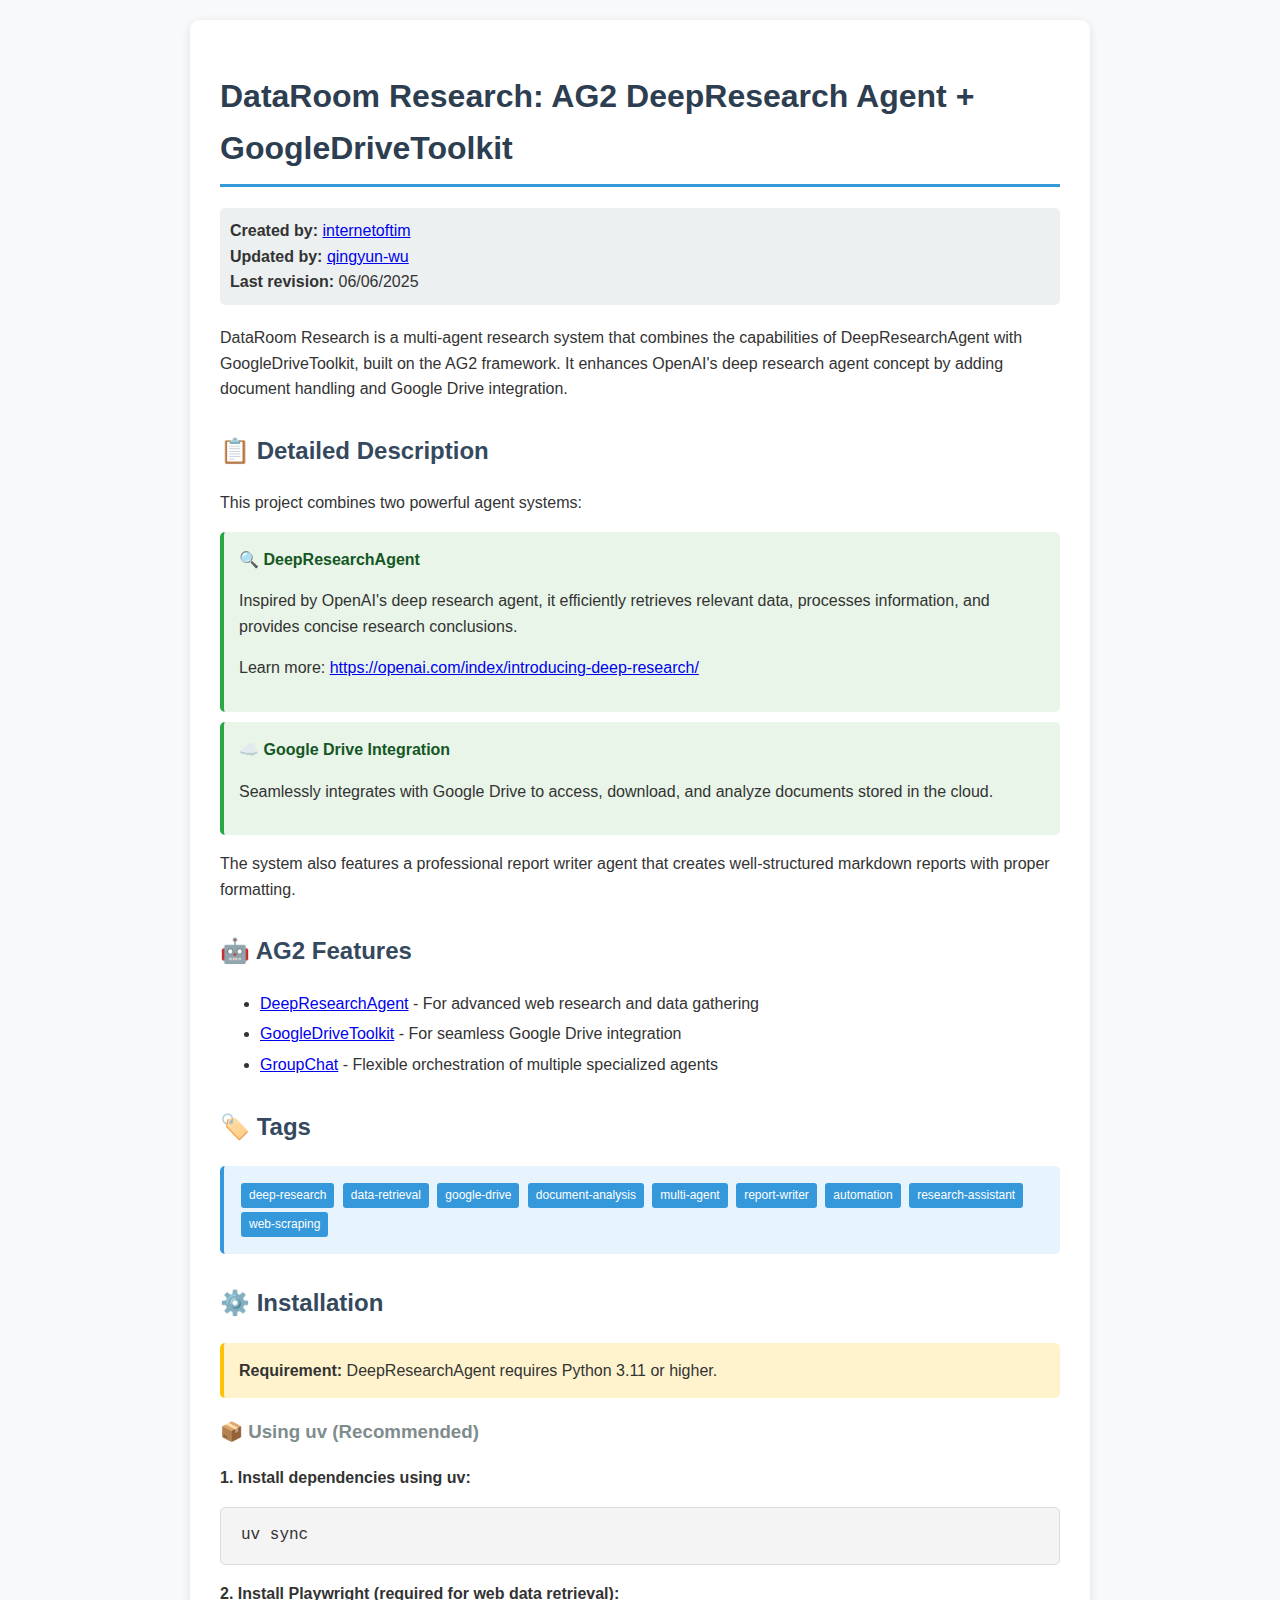
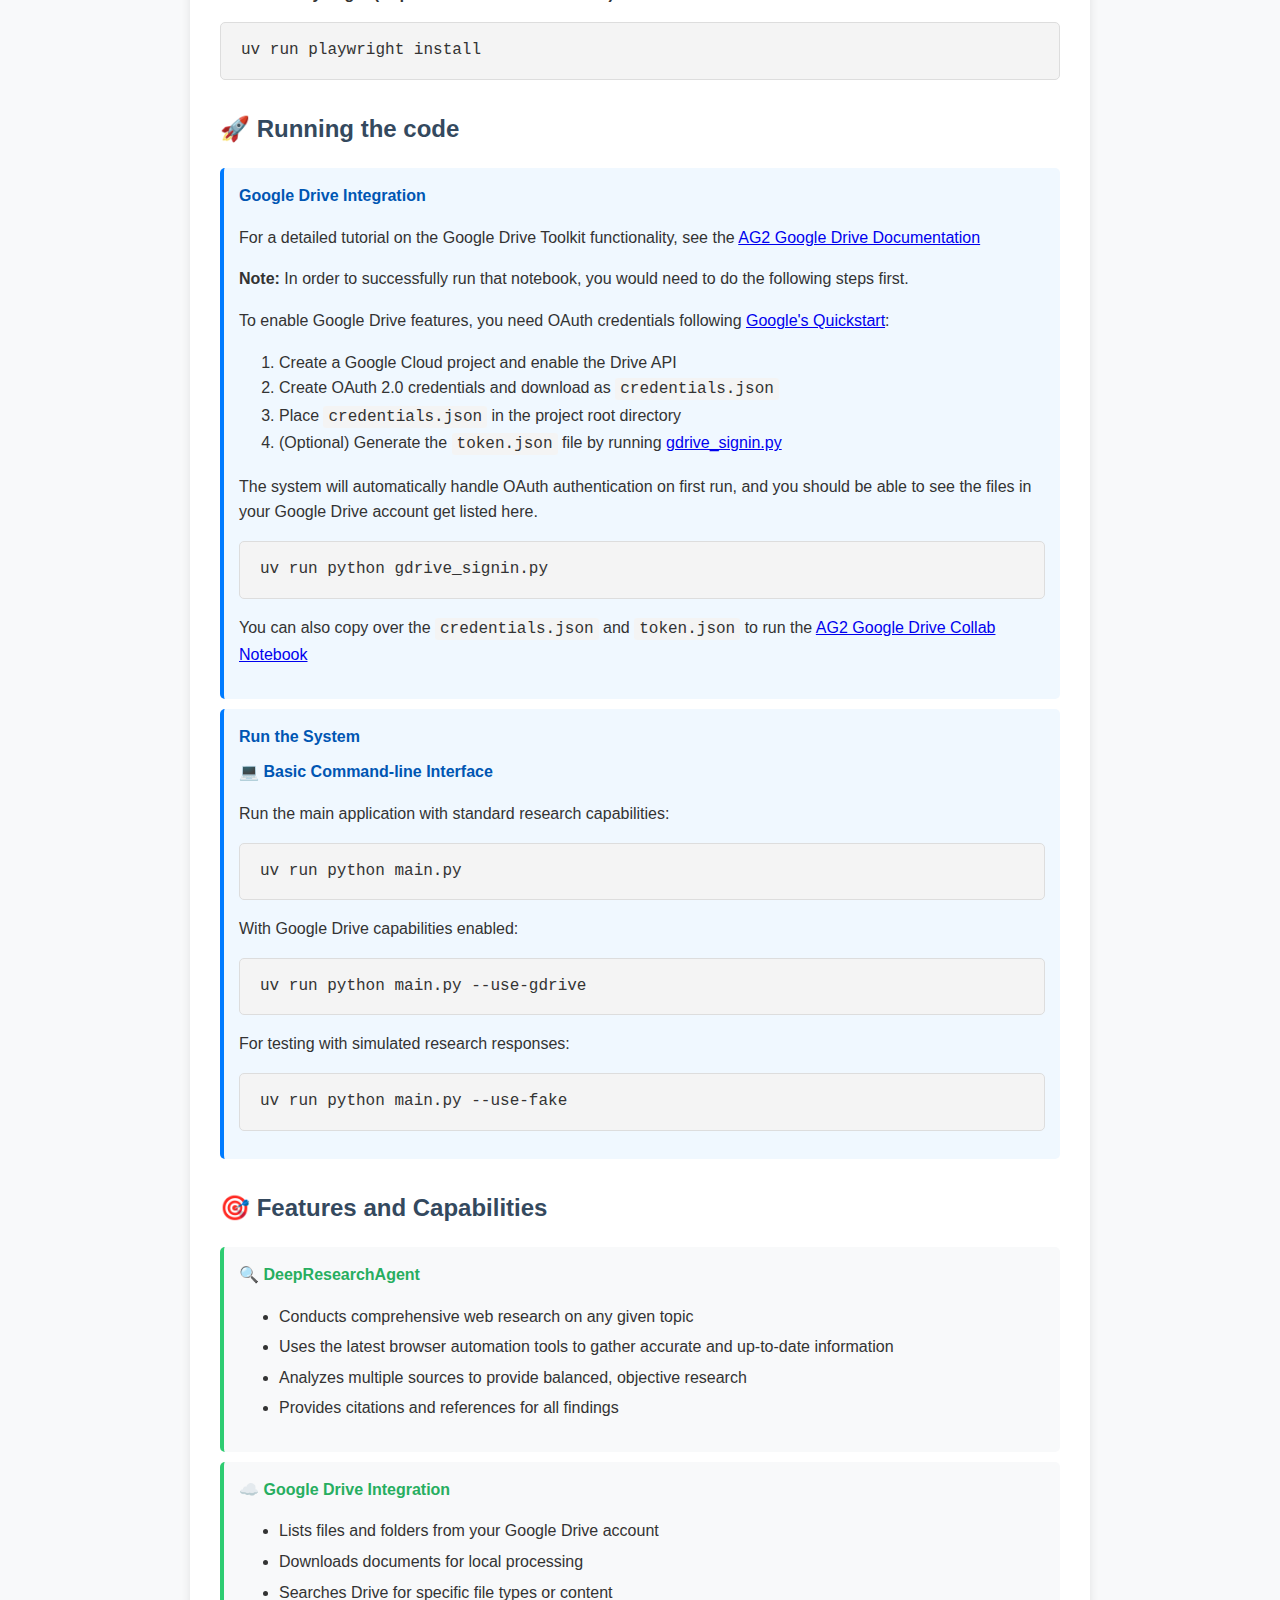
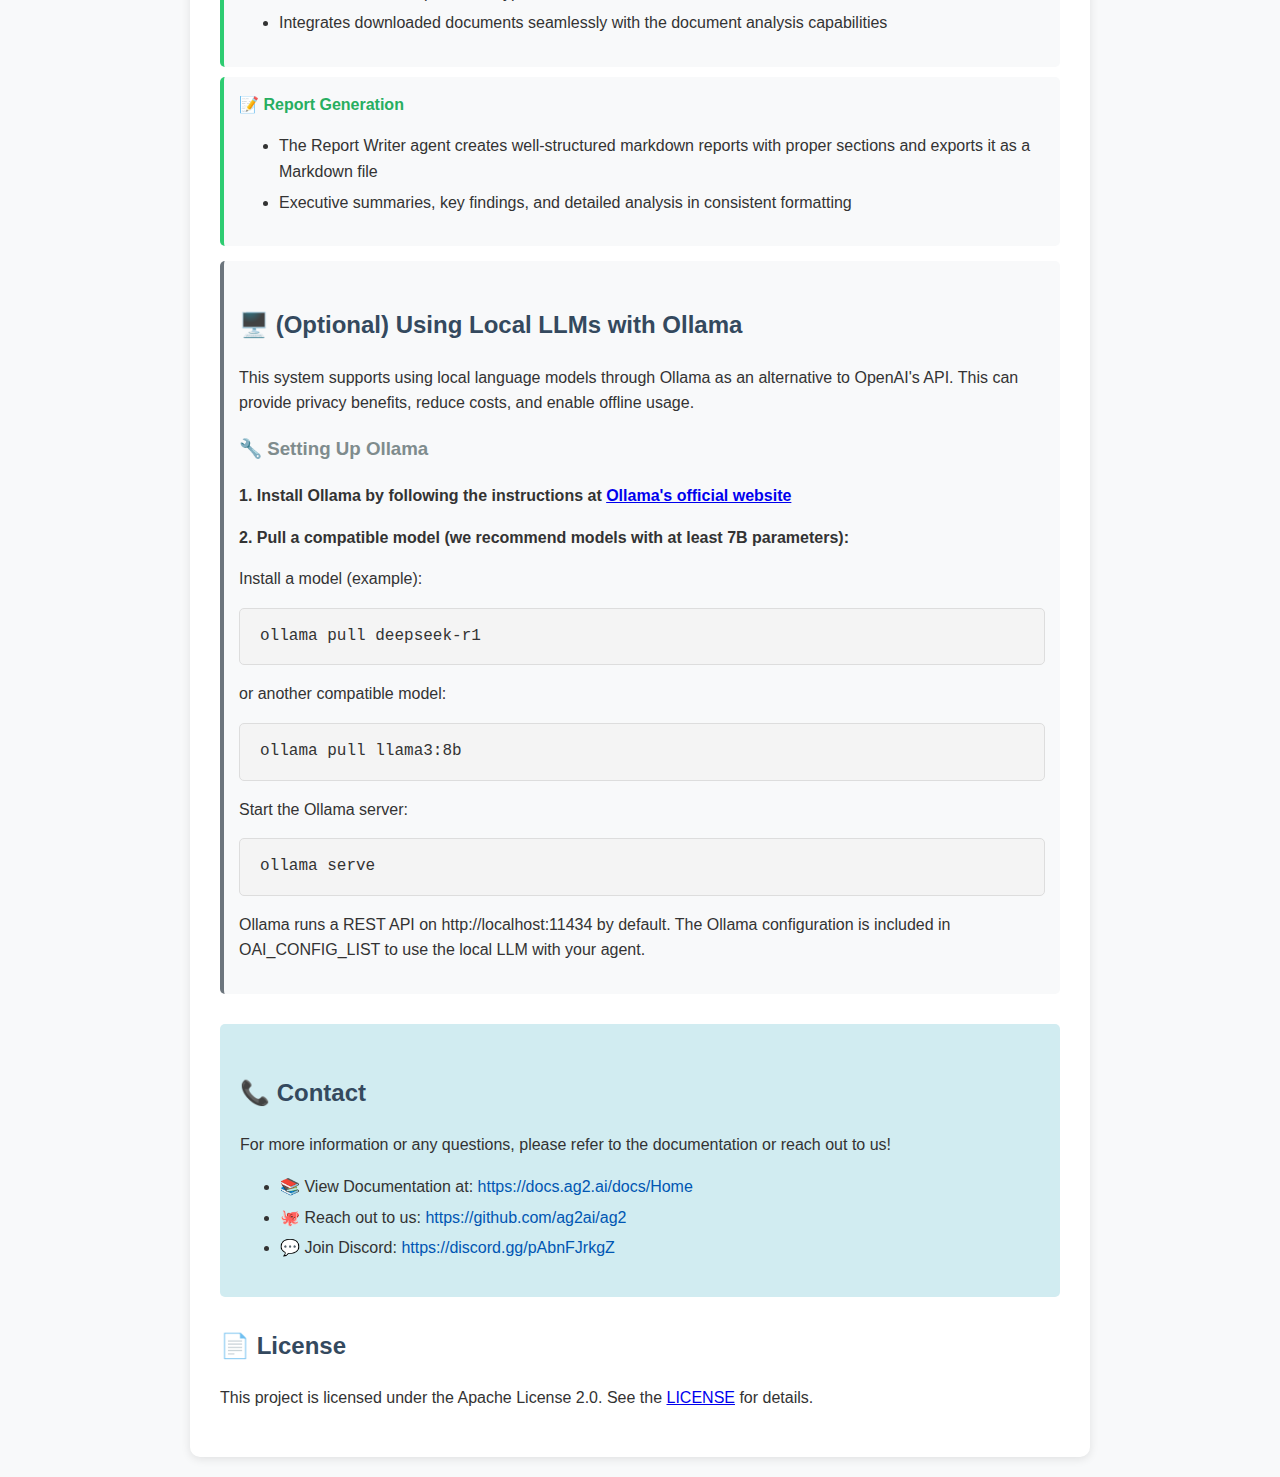
<file: dataroom-research/README.html>
<!DOCTYPE html>
<html lang="en">
<head>
    <meta charset="UTF-8">
    <meta name="viewport" content="width=device-width, initial-scale=1.0">
    <title>DataRoom Research: AG2 DeepResearch Agent + GoogleDriveToolkit</title>
    <style>
        body {
            font-family: 'Segoe UI', Tahoma, Geneva, Verdana, sans-serif;
            line-height: 1.6;
            color: #333;
            max-width: 900px;
            margin: 0 auto;
            padding: 20px;
            background-color: #f8f9fa;
        }
        .container {
            background: white;
            padding: 30px;
            border-radius: 10px;
            box-shadow: 0 2px 10px rgba(0,0,0,0.1);
        }
        h1 {
            color: #2c3e50;
            border-bottom: 3px solid #3498db;
            padding-bottom: 10px;
        }
        h2 {
            color: #34495e;
            margin-top: 30px;
        }
        h3 {
            color: #7f8c8d;
        }
        .author {
            background: #ecf0f1;
            padding: 10px;
            border-radius: 5px;
            margin: 20px 0;
        }
        .tags {
            background: #e8f4fd;
            padding: 15px;
            border-radius: 5px;
            border-left: 4px solid #3498db;
        }
        .tag {
            display: inline-block;
            background: #3498db;
            color: white;
            padding: 3px 8px;
            margin: 2px;
            border-radius: 3px;
            font-size: 12px;
        }
        .feature {
            background: #f8f9fa;
            padding: 15px;
            margin: 10px 0;
            border-radius: 5px;
            border-left: 4px solid #2ecc71;
        }
        .feature h4 {
            margin: 0 0 10px 0;
            color: #27ae60;
        }
        .system {
            background: #e8f5e8;
            padding: 15px;
            margin: 10px 0;
            border-radius: 5px;
            border-left: 4px solid #28a745;
        }
        .system h4 {
            margin: 0 0 10px 0;
            color: #155724;
        }
        code {
            background: #f4f4f4;
            padding: 2px 5px;
            border-radius: 3px;
            font-family: 'Courier New', monospace;
        }
        pre {
            background: #f4f4f4;
            color: #333;
            padding: 15px;
            border-radius: 5px;
            overflow-x: auto;
            border: 1px solid #ddd;
        }
        .requirement {
            background: #fff3cd;
            padding: 15px;
            border-radius: 5px;
            border-left: 4px solid #ffc107;
            margin: 15px 0;
        }
        .contact {
            background: #d1ecf1;
            padding: 20px;
            border-radius: 5px;
            margin-top: 30px;
        }
        .contact a {
            color: #0056b3;
            text-decoration: none;
        }
        .contact a:hover {
            text-decoration: underline;
        }
        ul li {
            margin: 5px 0;
        }
        .setup-step {
            background: #f0f8ff;
            padding: 15px;
            margin: 10px 0;
            border-radius: 5px;
            border-left: 4px solid #007bff;
        }
        .setup-step h4 {
            margin: 0 0 10px 0;
            color: #0056b3;
        }
        .optional {
            background: #f8f9fa;
            padding: 15px;
            border-radius: 5px;
            border-left: 4px solid #6c757d;
            margin: 15px 0;
        }
    </style>
</head>
<body>
    <div class="container">
        <h1>DataRoom Research: AG2 DeepResearch Agent + GoogleDriveToolkit</h1>

        <div class="author">
            <strong>Created by:</strong> <a href="https://github.com/internetoftim">internetoftim</a><br>
            <strong>Updated by:</strong> <a href="https://github.com/qingyun-wu">qingyun-wu</a><br>
            <strong>Last revision:</strong> 06/06/2025
        </div>

        <p>DataRoom Research is a multi-agent research system that combines the capabilities of DeepResearchAgent with GoogleDriveToolkit, built on the AG2 framework. It enhances OpenAI's deep research agent concept by adding document handling and Google Drive integration.</p>

        <h2>📋 Detailed Description</h2>

        <p>This project combines two powerful agent systems:</p>

        <div class="system">
            <h4>🔍 DeepResearchAgent</h4>
            <p>Inspired by OpenAI's deep research agent, it efficiently retrieves relevant data, processes information, and provides concise research conclusions.</p>
            <p>Learn more: <a href="https://openai.com/index/introducing-deep-research/">https://openai.com/index/introducing-deep-research/</a></p>
        </div>

        <div class="system">
            <h4>☁️ Google Drive Integration</h4>
            <p>Seamlessly integrates with Google Drive to access, download, and analyze documents stored in the cloud.</p>
        </div>

        <p>The system also features a professional report writer agent that creates well-structured markdown reports with proper formatting.</p>

        <h2>🤖 AG2 Features</h2>
        <ul>
            <li><a href="https://docs.ag2.ai/docs/blog/2025-02-13-DeepResearchAgent/index">DeepResearchAgent</a> - For advanced web research and data gathering</li>
            <li><a href="https://docs.ag2.ai/latest/docs/user-guide/reference-tools/google-api/google-drive/">GoogleDriveToolkit</a> - For seamless Google Drive integration</li>
            <li><a href="https://docs.ag2.ai/latest/docs/use-cases/notebooks/notebooks/agentchat_groupchat_tools/">GroupChat</a> - Flexible orchestration of multiple specialized agents</li>
        </ul>

        <h2>🏷️ Tags</h2>
        <div class="tags">
            <span class="tag">deep-research</span>
            <span class="tag">data-retrieval</span>
            <span class="tag">google-drive</span>
            <span class="tag">document-analysis</span>
            <span class="tag">multi-agent</span>
            <span class="tag">report-writer</span>
            <span class="tag">automation</span>
            <span class="tag">research-assistant</span>
            <span class="tag">web-scraping</span>
        </div>

        <h2>⚙️ Installation</h2>

        <div class="requirement">
            <strong>Requirement:</strong> DeepResearchAgent requires Python 3.11 or higher.
        </div>

        <h3>📦 Using uv (Recommended)</h3>

        <p><strong>1. Install dependencies using uv:</strong></p>
        <pre><code>uv sync</code></pre>

        <p><strong>2. Install Playwright (required for web data retrieval):</strong></p>
        <pre><code>uv run playwright install</code></pre>

        <h2>🚀 Running the code</h2>
        <div class="setup-step">
            <h4> Google Drive Integration</h4>
            <p>For a detailed tutorial on the Google Drive Toolkit functionality, see the <a href="https://docs.ag2.ai/latest/docs/use-cases/notebooks/notebooks/tools_google_drive/">AG2 Google Drive Documentation</a></p>

            <p><strong>Note:</strong> In order to successfully run that notebook, you would need to do the following steps first.</p>

            <p>To enable Google Drive features, you need OAuth credentials following <a href="https://developers.google.com/workspace/drive/api/quickstart/python#set-up-environment">Google's Quickstart</a>:</p>

            <ol>
                <li>Create a Google Cloud project and enable the Drive API</li>
                <li>Create OAuth 2.0 credentials and download as <code>credentials.json</code></li>
                <li>Place <code>credentials.json</code> in the project root directory</li>
                <li>(Optional) Generate the <code>token.json</code> file by running <a href="https://github.com/googleworkspace/python-samples/blob/main/drive/quickstart/quickstart.py">gdrive_signin.py</a></li>
            </ol>

            <p>The system will automatically handle OAuth authentication on first run, and you should be able to see the files in your Google Drive account get listed here.</p>

            <pre><code>uv run python gdrive_signin.py</code></pre>

            <p>You can also copy over the <code>credentials.json</code> and <code>token.json</code> to run the <a href="https://docs.ag2.ai/latest/docs/use-cases/notebooks/notebooks/tools_google_drive/">AG2 Google Drive Collab Notebook</a></p>
        </div>

        <div class="setup-step">
            <h4> Run the System</h4>

            <h4>💻 Basic Command-line Interface</h4>
            <p>Run the main application with standard research capabilities:</p>
            <pre><code>uv run python main.py</code></pre>

            <p>With Google Drive capabilities enabled:</p>
            <pre><code>uv run python main.py --use-gdrive</code></pre>

            <p>For testing with simulated research responses:</p>
            <pre><code>uv run python main.py --use-fake</code></pre>
        </div>

        <h2>🎯 Features and Capabilities</h2>

        <div class="feature">
            <h4>🔍 DeepResearchAgent</h4>
            <ul>
                <li>Conducts comprehensive web research on any given topic</li>
                <li>Uses the latest browser automation tools to gather accurate and up-to-date information</li>
                <li>Analyzes multiple sources to provide balanced, objective research</li>
                <li>Provides citations and references for all findings</li>
            </ul>
        </div>

        <div class="feature">
            <h4>☁️ Google Drive Integration</h4>
            <ul>
                <li>Lists files and folders from your Google Drive account</li>
                <li>Downloads documents for local processing</li>
                <li>Searches Drive for specific file types or content</li>
                <li>Integrates downloaded documents seamlessly with the document analysis capabilities</li>
            </ul>
        </div>

        <div class="feature">
            <h4>📝 Report Generation</h4>
            <ul>
                <li>The Report Writer agent creates well-structured markdown reports with proper sections and exports it as a Markdown file</li>
                <li>Executive summaries, key findings, and detailed analysis in consistent formatting</li>
            </ul>
        </div>

        <div class="optional">
            <h2>🖥️ (Optional) Using Local LLMs with Ollama</h2>
            <p>This system supports using local language models through Ollama as an alternative to OpenAI's API. This can provide privacy benefits, reduce costs, and enable offline usage.</p>

            <h3>🔧 Setting Up Ollama</h3>
            <p><strong>1. Install Ollama by following the instructions at <a href="https://ollama.ai/download">Ollama's official website</a></strong></p>

            <p><strong>2. Pull a compatible model (we recommend models with at least 7B parameters):</strong></p>
            <p>Install a model (example):</p>
            <pre><code>ollama pull deepseek-r1</code></pre>

            <p>or another compatible model:</p>
            <pre><code>ollama pull llama3:8b</code></pre>

            <p>Start the Ollama server:</p>
            <pre><code>ollama serve</code></pre>

            <p>Ollama runs a REST API on http://localhost:11434 by default. The Ollama configuration is included in OAI_CONFIG_LIST to use the local LLM with your agent.</p>
        </div>

        <div class="contact">
            <h2>📞 Contact</h2>
            <p>For more information or any questions, please refer to the documentation or reach out to us!</p>
            <ul>
                <li>📚 View Documentation at: <a href="https://docs.ag2.ai/docs/Home">https://docs.ag2.ai/docs/Home</a></li>
                <li>🐙 Reach out to us: <a href="https://github.com/ag2ai/ag2">https://github.com/ag2ai/ag2</a></li>
                <li>💬 Join Discord: <a href="https://discord.gg/pAbnFJrkgZ">https://discord.gg/pAbnFJrkgZ</a></li>
            </ul>
        </div>

        <h2>📄 License</h2>
        <p>This project is licensed under the Apache License 2.0. See the <a href="../LICENSE">LICENSE</a> for details.</p>
    </div>
</body>
</html>
</file>
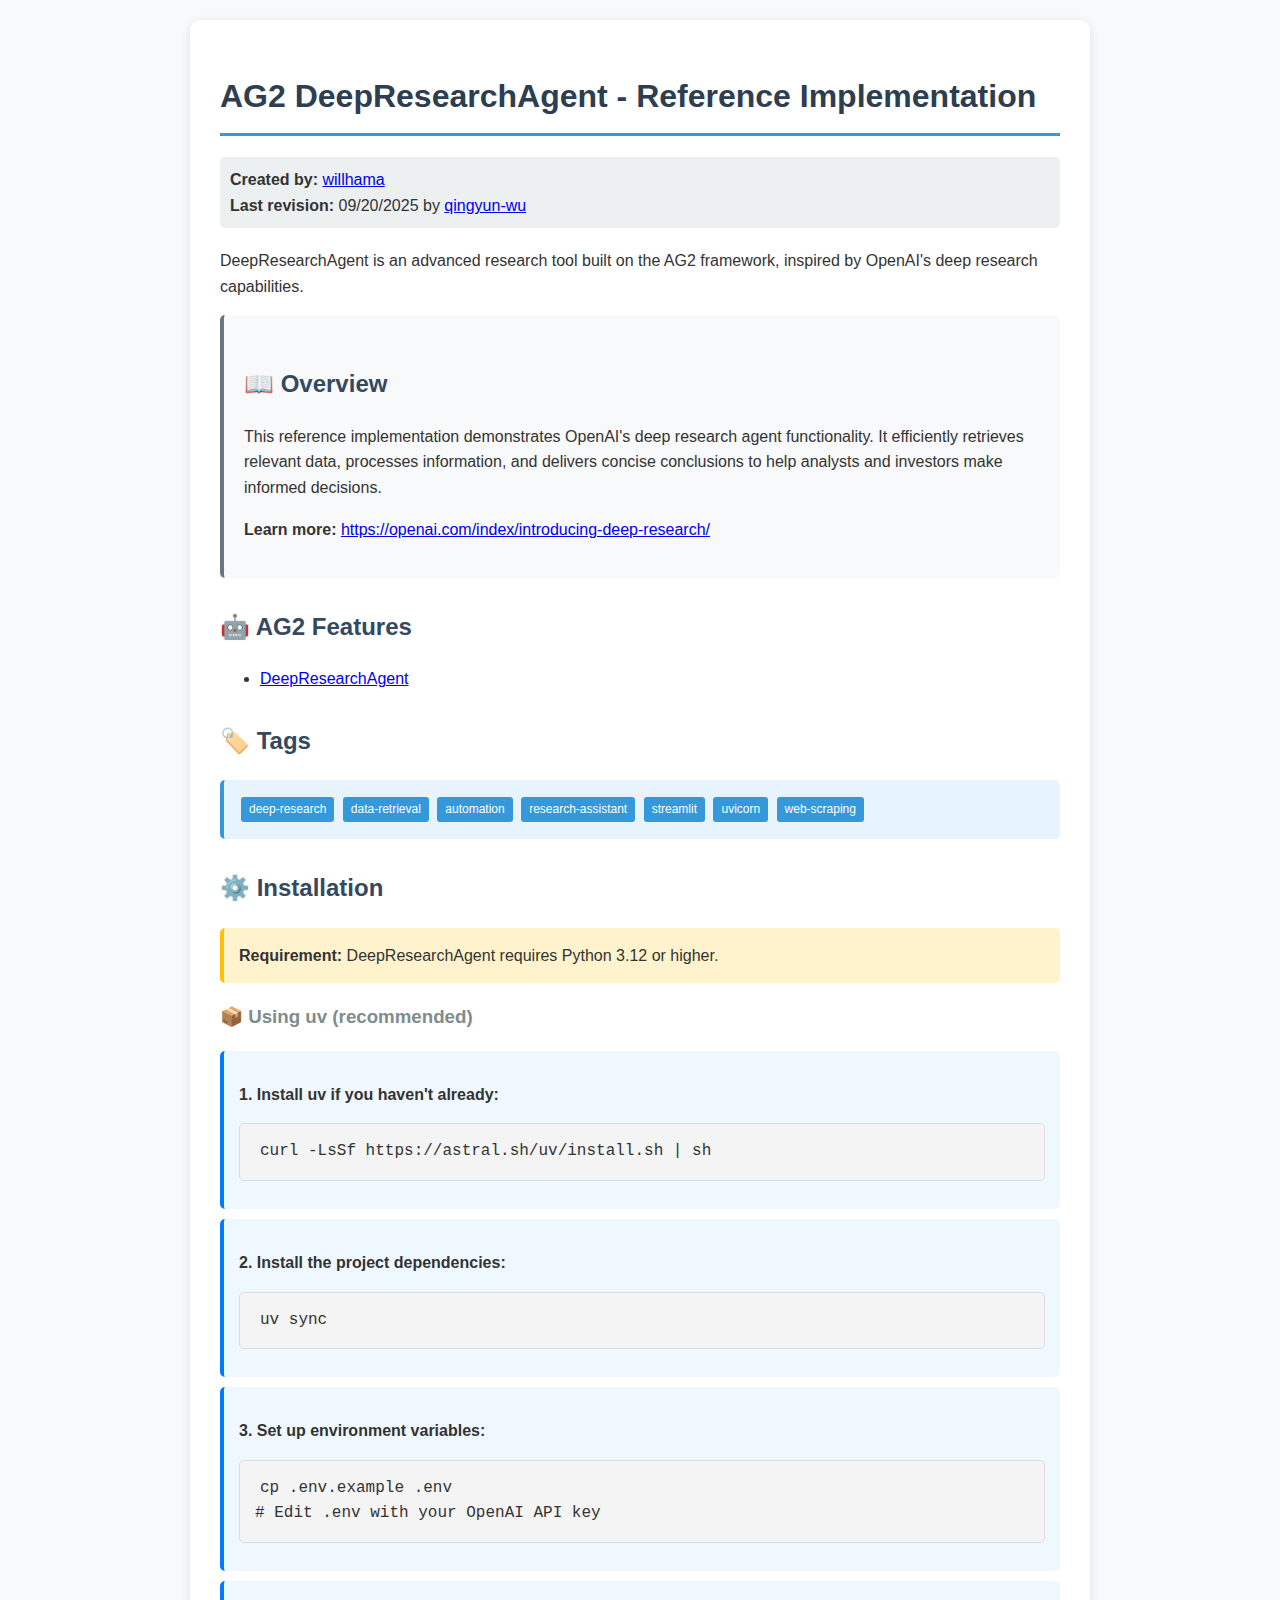
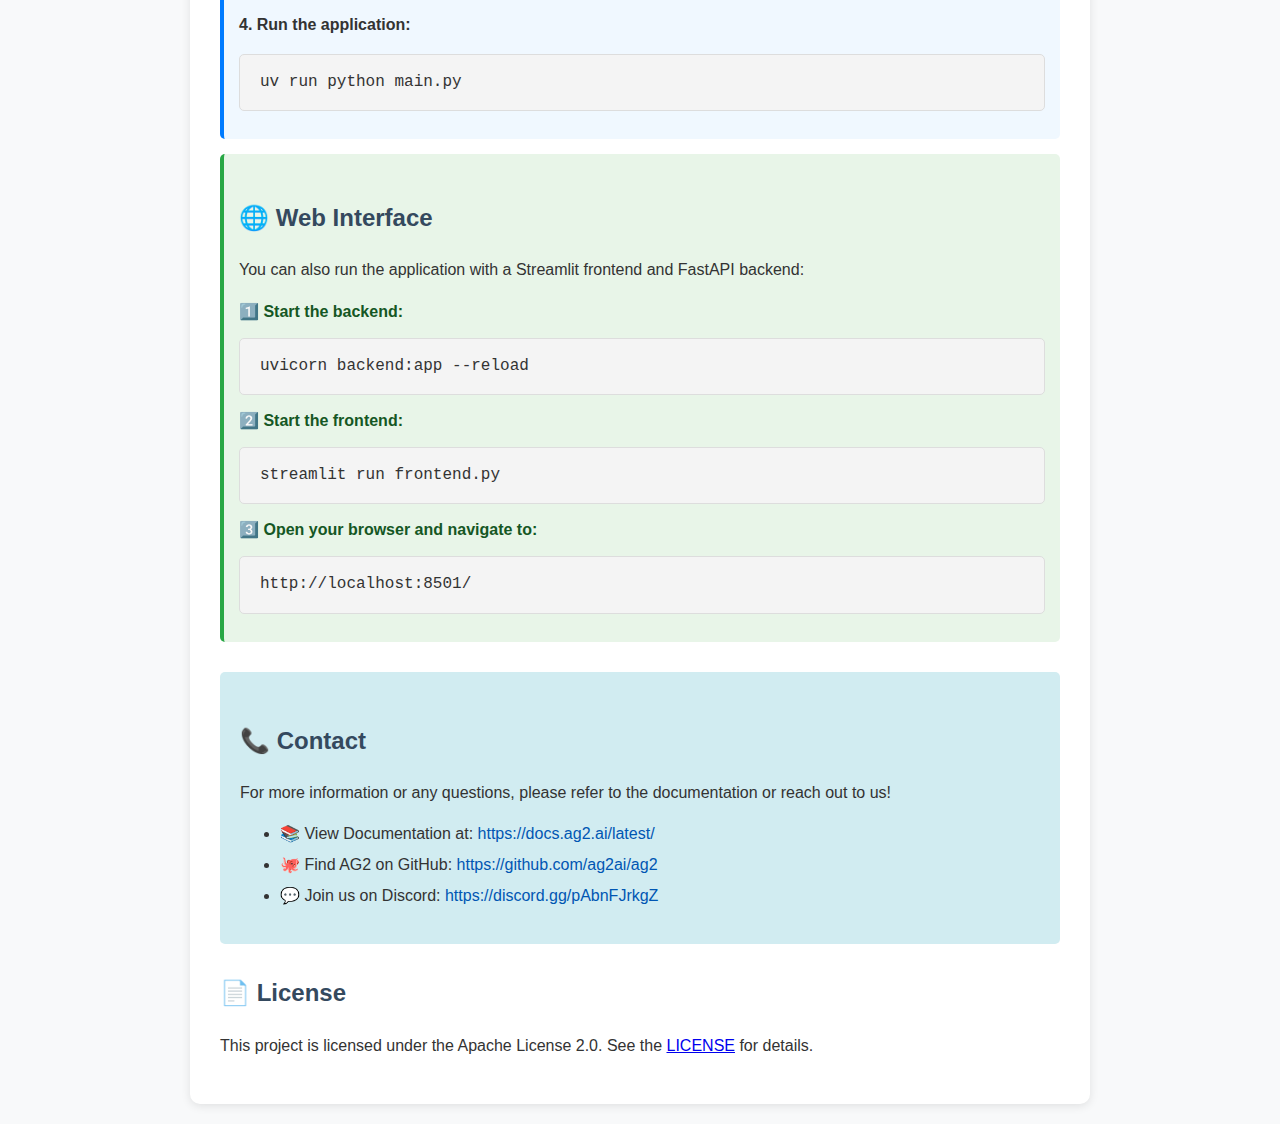
<file: deep-research-agent/README.html>
<!DOCTYPE html>
<html lang="en">
<head>
    <meta charset="UTF-8">
    <meta name="viewport" content="width=device-width, initial-scale=1.0">
    <title>AG2 DeepResearchAgent - Reference Implementation</title>
    <style>
        body {
            font-family: 'Segoe UI', Tahoma, Geneva, Verdana, sans-serif;
            line-height: 1.6;
            color: #333;
            max-width: 900px;
            margin: 0 auto;
            padding: 20px;
            background-color: #f8f9fa;
        }
        .container {
            background: white;
            padding: 30px;
            border-radius: 10px;
            box-shadow: 0 2px 10px rgba(0,0,0,0.1);
        }
        h1 {
            color: #2c3e50;
            border-bottom: 3px solid #3498db;
            padding-bottom: 10px;
        }
        h2 {
            color: #34495e;
            margin-top: 30px;
        }
        h3 {
            color: #7f8c8d;
        }
        .author {
            background: #ecf0f1;
            padding: 10px;
            border-radius: 5px;
            margin: 20px 0;
        }
        .tags {
            background: #e8f4fd;
            padding: 15px;
            border-radius: 5px;
            border-left: 4px solid #3498db;
        }
        .tag {
            display: inline-block;
            background: #3498db;
            color: white;
            padding: 3px 8px;
            margin: 2px;
            border-radius: 3px;
            font-size: 12px;
        }
        .feature {
            background: #f8f9fa;
            padding: 15px;
            margin: 10px 0;
            border-radius: 5px;
            border-left: 4px solid #2ecc71;
        }
        code {
            background: #f4f4f4;
            padding: 2px 5px;
            border-radius: 3px;
            font-family: 'Courier New', monospace;
        }
        pre {
            background: #f4f4f4;
            color: #333;
            padding: 15px;
            border-radius: 5px;
            overflow-x: auto;
            border: 1px solid #ddd;
        }
        .requirement {
            background: #fff3cd;
            padding: 15px;
            border-radius: 5px;
            border-left: 4px solid #ffc107;
            margin: 15px 0;
        }
        .contact {
            background: #d1ecf1;
            padding: 20px;
            border-radius: 5px;
            margin-top: 30px;
        }
        .contact a {
            color: #0056b3;
            text-decoration: none;
        }
        .contact a:hover {
            text-decoration: underline;
        }
        ul li {
            margin: 5px 0;
        }
        .install-step {
            background: #f0f8ff;
            padding: 15px;
            margin: 10px 0;
            border-radius: 5px;
            border-left: 4px solid #007bff;
        }
        .web-interface {
            background: #e8f5e8;
            padding: 15px;
            margin: 15px 0;
            border-radius: 5px;
            border-left: 4px solid #28a745;
        }
        .web-interface h4 {
            margin: 0 0 10px 0;
            color: #155724;
        }
        .overview {
            background: #f8f9fa;
            padding: 20px;
            border-radius: 5px;
            border-left: 4px solid #6c757d;
            margin: 15px 0;
        }
    </style>
</head>
<body>
    <div class="container">
        <h1>AG2 DeepResearchAgent - Reference Implementation</h1>

        <div class="author">
            <strong>Created by:</strong> <a href="https://github.com/willhama">willhama</a><br>
            <strong>Last revision:</strong> 09/20/2025 by <a href="https://github.com/qingyun-wu">qingyun-wu</a>
        </div>

        <p>DeepResearchAgent is an advanced research tool built on the AG2 framework, inspired by OpenAI's deep research capabilities.</p>

        <div class="overview">
            <h2>📖 Overview</h2>
            <p>This reference implementation demonstrates OpenAI's deep research agent functionality. It efficiently retrieves relevant data, processes information, and delivers concise conclusions to help analysts and investors make informed decisions.</p>
            <p><strong>Learn more:</strong> <a href="https://openai.com/index/introducing-deep-research/">https://openai.com/index/introducing-deep-research/</a></p>
        </div>

        <h2>🤖 AG2 Features</h2>
        <ul>
            <li><a href="https://docs.ag2.ai/docs/blog/2025-02-13-DeepResearchAgent/index">DeepResearchAgent</a></li>
        </ul>

        <h2>🏷️ Tags</h2>
        <div class="tags">
            <span class="tag">deep-research</span>
            <span class="tag">data-retrieval</span>
            <span class="tag">automation</span>
            <span class="tag">research-assistant</span>
            <span class="tag">streamlit</span>
            <span class="tag">uvicorn</span>
            <span class="tag">web-scraping</span>
        </div>

        <h2>⚙️ Installation</h2>

        <div class="requirement">
            <strong>Requirement:</strong> DeepResearchAgent requires Python 3.12 or higher.
        </div>

        <h3>📦 Using uv (recommended)</h3>

        <div class="install-step">
            <p><strong>1. Install uv if you haven't already:</strong></p>
            <pre><code>curl -LsSf https://astral.sh/uv/install.sh | sh</code></pre>
        </div>

        <div class="install-step">
            <p><strong>2. Install the project dependencies:</strong></p>
            <pre><code>uv sync</code></pre>
        </div>

        <div class="install-step">
            <p><strong>3. Set up environment variables:</strong></p>
            <pre><code>cp .env.example .env
# Edit .env with your OpenAI API key</code></pre>
        </div>

        <div class="install-step">
            <p><strong>4. Run the application:</strong></p>
            <pre><code>uv run python main.py</code></pre>
        </div>

        <div class="web-interface">
            <h2>🌐 Web Interface</h2>
            <p>You can also run the application with a Streamlit frontend and FastAPI backend:</p>

            <h4>1️⃣ Start the backend:</h4>
            <pre><code>uvicorn backend:app --reload</code></pre>

            <h4>2️⃣ Start the frontend:</h4>
            <pre><code>streamlit run frontend.py</code></pre>

            <h4>3️⃣ Open your browser and navigate to:</h4>
            <pre><code>http://localhost:8501/</code></pre>
        </div>

        <div class="contact">
            <h2>📞 Contact</h2>
            <p>For more information or any questions, please refer to the documentation or reach out to us!</p>
            <ul>
                <li>📚 View Documentation at: <a href="https://docs.ag2.ai/latest/">https://docs.ag2.ai/latest/</a></li>
                <li>🐙 Find AG2 on GitHub: <a href="https://github.com/ag2ai/ag2">https://github.com/ag2ai/ag2</a></li>
                <li>💬 Join us on Discord: <a href="https://discord.gg/pAbnFJrkgZ">https://discord.gg/pAbnFJrkgZ</a></li>
            </ul>
        </div>

        <h2>📄 License</h2>
        <p>This project is licensed under the Apache License 2.0. See the <a href="../LICENSE">LICENSE</a> for details.</p>
    </div>
</body>
</html>
</file>
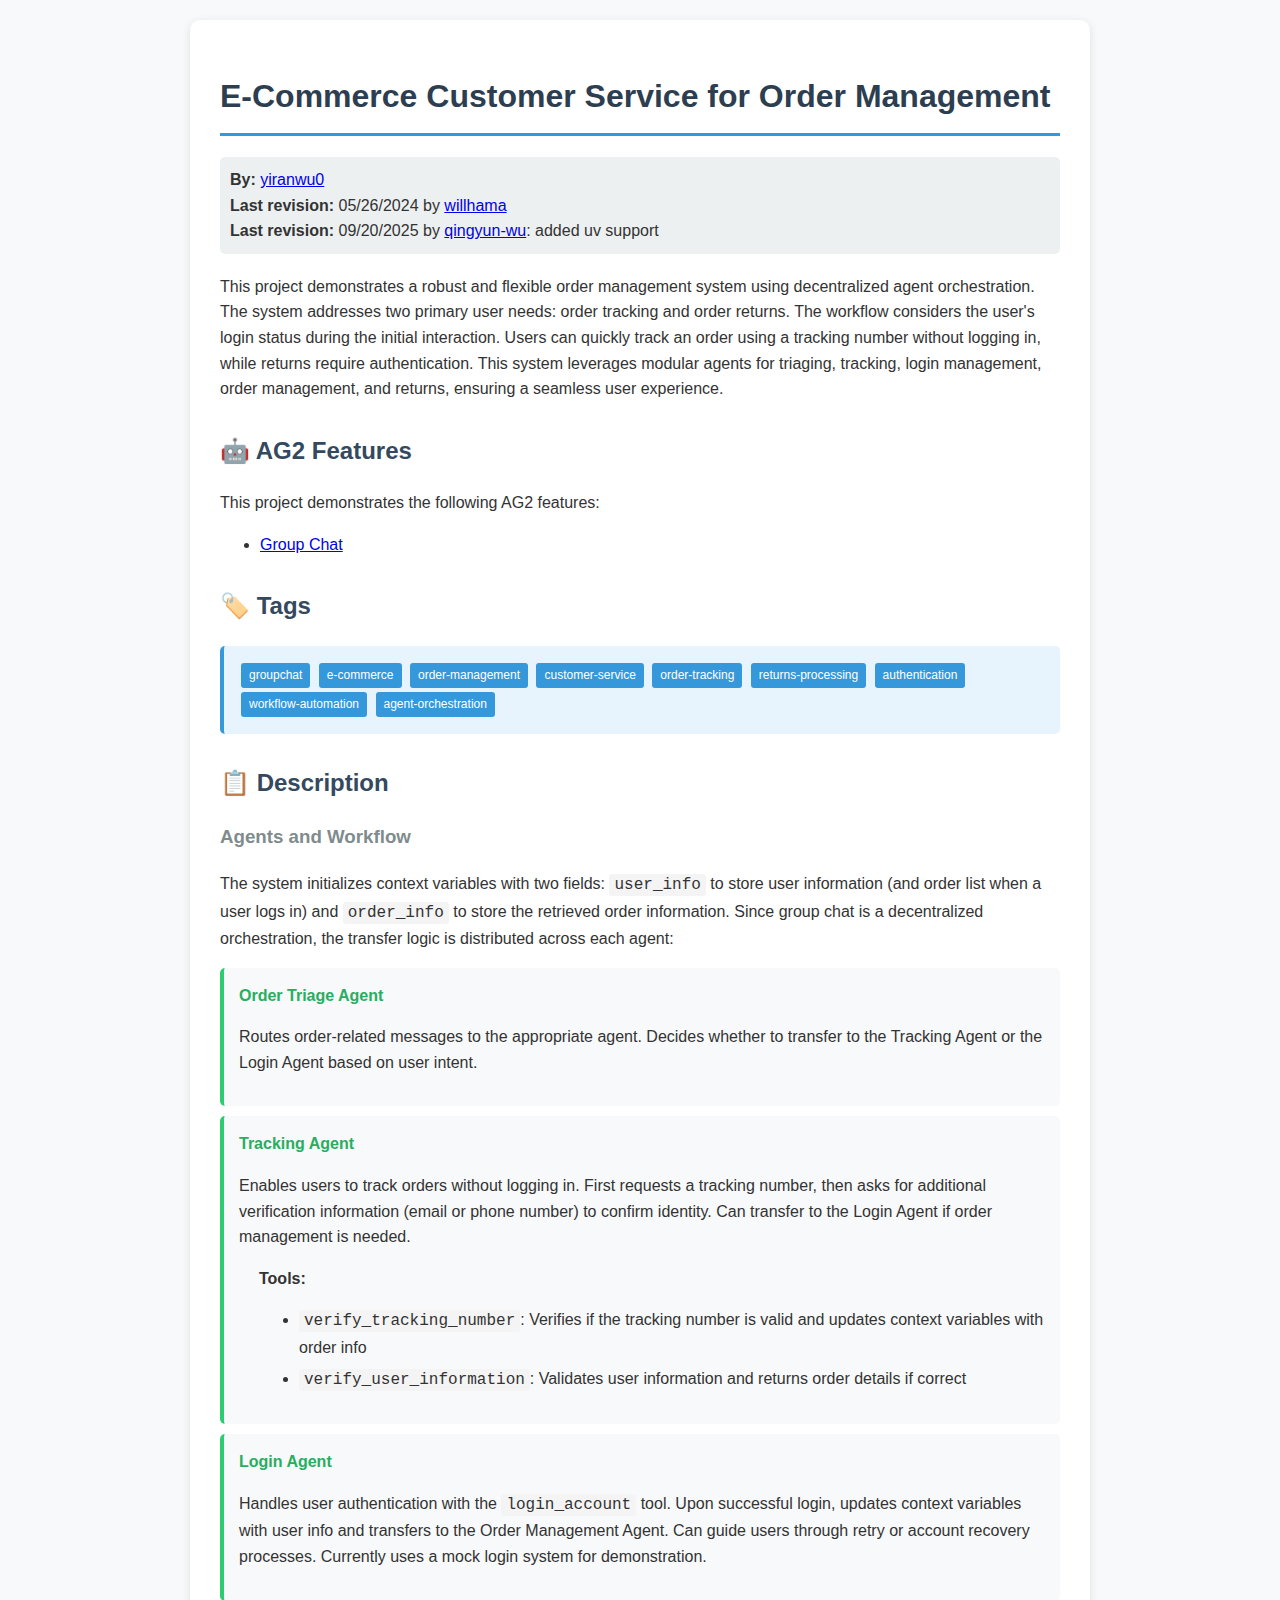
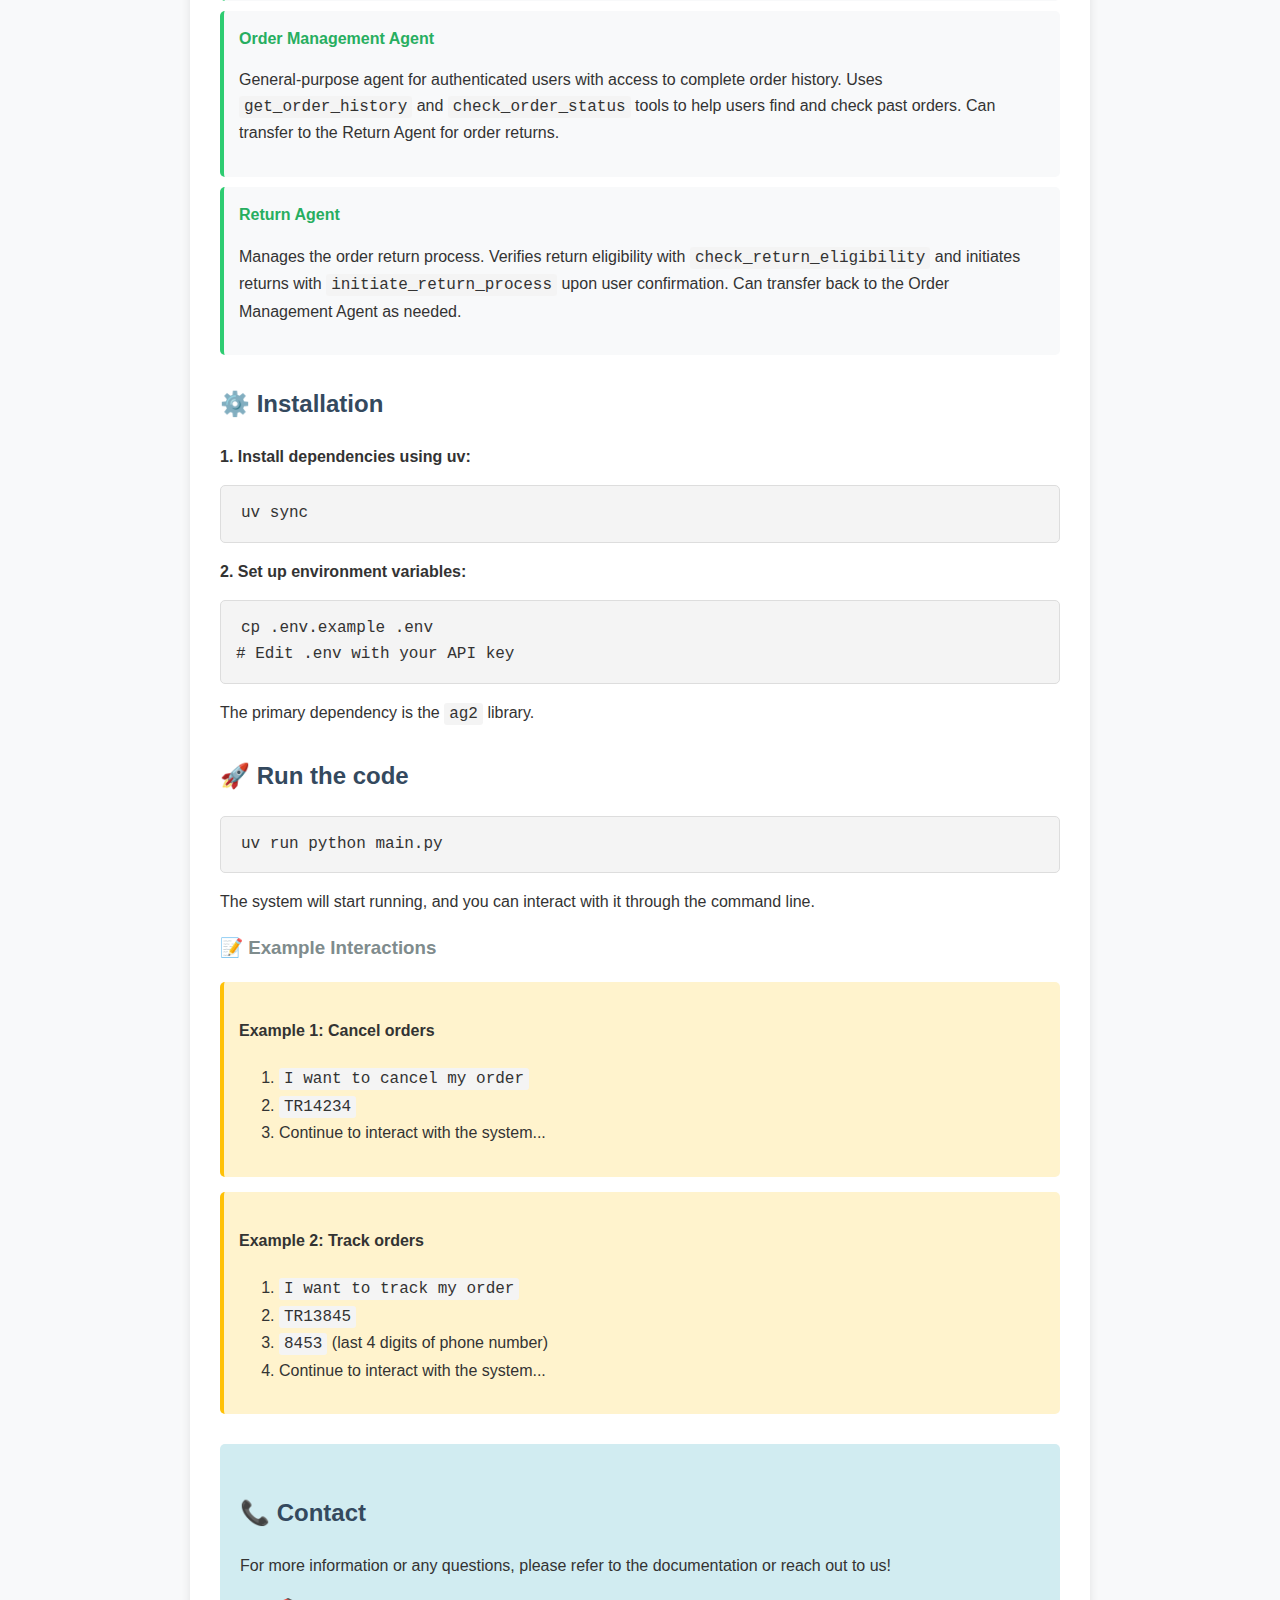
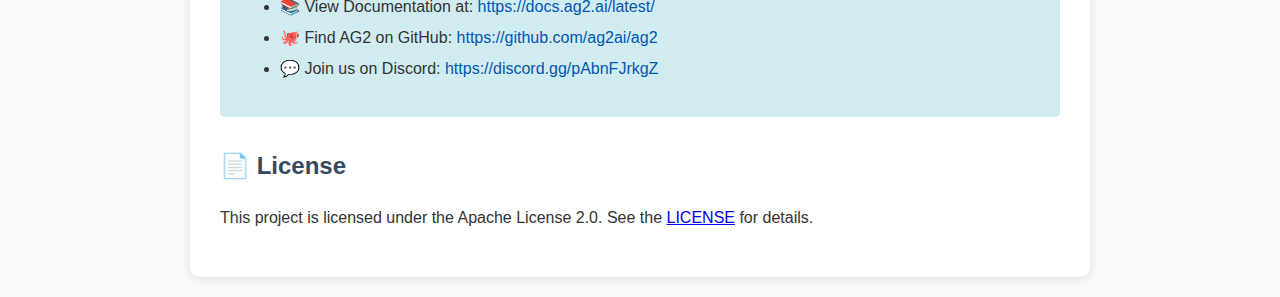
<file: e-commerce-customer-service/README.html>
<!DOCTYPE html>
<html lang="en">
<head>
    <meta charset="UTF-8">
    <meta name="viewport" content="width=device-width, initial-scale=1.0">
    <title>E-Commerce Customer Service for Order Management</title>
    <style>
        body {
            font-family: 'Segoe UI', Tahoma, Geneva, Verdana, sans-serif;
            line-height: 1.6;
            color: #333;
            max-width: 900px;
            margin: 0 auto;
            padding: 20px;
            background-color: #f8f9fa;
        }
        .container {
            background: white;
            padding: 30px;
            border-radius: 10px;
            box-shadow: 0 2px 10px rgba(0,0,0,0.1);
        }
        h1 {
            color: #2c3e50;
            border-bottom: 3px solid #3498db;
            padding-bottom: 10px;
        }
        h2 {
            color: #34495e;
            margin-top: 30px;
        }
        h3 {
            color: #7f8c8d;
        }
        .author {
            background: #ecf0f1;
            padding: 10px;
            border-radius: 5px;
            margin: 20px 0;
        }
        .tags {
            background: #e8f4fd;
            padding: 15px;
            border-radius: 5px;
            border-left: 4px solid #3498db;
        }
        .tag {
            display: inline-block;
            background: #3498db;
            color: white;
            padding: 3px 8px;
            margin: 2px;
            border-radius: 3px;
            font-size: 12px;
        }
        .agent {
            background: #f8f9fa;
            padding: 15px;
            margin: 10px 0;
            border-radius: 5px;
            border-left: 4px solid #2ecc71;
        }
        .agent h4 {
            margin: 0 0 10px 0;
            color: #27ae60;
        }
        .tools {
            margin-left: 20px;
        }
        .tools li {
            margin: 5px 0;
        }
        code {
            background: #f4f4f4;
            padding: 2px 5px;
            border-radius: 3px;
            font-family: 'Courier New', monospace;
        }
        pre {
            background: #f4f4f4;
            color: #333;
            padding: 15px;
            border-radius: 5px;
            overflow-x: auto;
            border: 1px solid #ddd;
        }
        .example {
            background: #fff3cd;
            padding: 15px;
            border-radius: 5px;
            border-left: 4px solid #ffc107;
            margin: 15px 0;
        }
        .contact {
            background: #d1ecf1;
            padding: 20px;
            border-radius: 5px;
            margin-top: 30px;
        }
        .contact a {
            color: #0056b3;
            text-decoration: none;
        }
        .contact a:hover {
            text-decoration: underline;
        }
        ul li {
            margin: 5px 0;
        }
    </style>
</head>
<body>
    <div class="container">
        <h1>E-Commerce Customer Service for Order Management</h1>

        <div class="author">
            <strong>By:</strong> <a href="https://github.com/yiranwu0">yiranwu0</a><br>
            <strong>Last revision:</strong> 05/26/2024 by <a href="https://github.com/willhama">willhama</a><br>
            <strong>Last revision:</strong> 09/20/2025 by <a href="https://github.com/qingyun-wu">qingyun-wu</a>: added uv support
        </div>

        <p>This project demonstrates a robust and flexible order management system using decentralized agent orchestration. The system addresses two primary user needs: order tracking and order returns. The workflow considers the user's login status during the initial interaction. Users can quickly track an order using a tracking number without logging in, while returns require authentication. This system leverages modular agents for triaging, tracking, login management, order management, and returns, ensuring a seamless user experience.</p>

        <h2>🤖 AG2 Features</h2>
        <p>This project demonstrates the following AG2 features:</p>
        <ul>
            <li><a href="https://docs.ag2.ai/latest/docs/user-guide/advanced-concepts/orchestration/group-chat/introduction/#purpose-and-benefits">Group Chat</a></li>
        </ul>

        <h2>🏷️ Tags</h2>
        <div class="tags">
            <span class="tag">groupchat</span>
            <span class="tag">e-commerce</span>
            <span class="tag">order-management</span>
            <span class="tag">customer-service</span>
            <span class="tag">order-tracking</span>
            <span class="tag">returns-processing</span>
            <span class="tag">authentication</span>
            <span class="tag">workflow-automation</span>
            <span class="tag">agent-orchestration</span>
        </div>

        <h2>📋 Description</h2>

        <h3>Agents and Workflow</h3>
        <p>The system initializes context variables with two fields: <code>user_info</code> to store user information (and order list when a user logs in) and <code>order_info</code> to store the retrieved order information. Since group chat is a decentralized orchestration, the transfer logic is distributed across each agent:</p>

        <div class="agent">
            <h4>Order Triage Agent</h4>
            <p>Routes order-related messages to the appropriate agent. Decides whether to transfer to the Tracking Agent or the Login Agent based on user intent.</p>
        </div>

        <div class="agent">
            <h4>Tracking Agent</h4>
            <p>Enables users to track orders without logging in. First requests a tracking number, then asks for additional verification information (email or phone number) to confirm identity. Can transfer to the Login Agent if order management is needed.</p>
            <div class="tools">
                <strong>Tools:</strong>
                <ul>
                    <li><code>verify_tracking_number</code>: Verifies if the tracking number is valid and updates context variables with order info</li>
                    <li><code>verify_user_information</code>: Validates user information and returns order details if correct</li>
                </ul>
            </div>
        </div>

        <div class="agent">
            <h4>Login Agent</h4>
            <p>Handles user authentication with the <code>login_account</code> tool. Upon successful login, updates context variables with user info and transfers to the Order Management Agent. Can guide users through retry or account recovery processes. Currently uses a mock login system for demonstration.</p>
        </div>

        <div class="agent">
            <h4>Order Management Agent</h4>
            <p>General-purpose agent for authenticated users with access to complete order history. Uses <code>get_order_history</code> and <code>check_order_status</code> tools to help users find and check past orders. Can transfer to the Return Agent for order returns.</p>
        </div>

        <div class="agent">
            <h4>Return Agent</h4>
            <p>Manages the order return process. Verifies return eligibility with <code>check_return_eligibility</code> and initiates returns with <code>initiate_return_process</code> upon user confirmation. Can transfer back to the Order Management Agent as needed.</p>
        </div>

        <h2>⚙️ Installation</h2>

        <p><strong>1. Install dependencies using uv:</strong></p>
        <pre><code>uv sync</code></pre>

        <p><strong>2. Set up environment variables:</strong></p>
        <pre><code>cp .env.example .env
# Edit .env with your API key</code></pre>

        <p>The primary dependency is the <code>ag2</code> library.</p>

        <h2>🚀 Run the code</h2>
        <pre><code>uv run python main.py</code></pre>

        <p>The system will start running, and you can interact with it through the command line.</p>

        <h3>📝 Example Interactions</h3>

        <div class="example">
            <h4>Example 1: Cancel orders</h4>
            <ol>
                <li><code>I want to cancel my order</code></li>
                <li><code>TR14234</code></li>
                <li>Continue to interact with the system...</li>
            </ol>
        </div>

        <div class="example">
            <h4>Example 2: Track orders</h4>
            <ol>
                <li><code>I want to track my order</code></li>
                <li><code>TR13845</code></li>
                <li><code>8453</code> (last 4 digits of phone number)</li>
                <li>Continue to interact with the system...</li>
            </ol>
        </div>

        <div class="contact">
            <h2>📞 Contact</h2>
            <p>For more information or any questions, please refer to the documentation or reach out to us!</p>
            <ul>
                <li>📚 View Documentation at: <a href="https://docs.ag2.ai/latest/">https://docs.ag2.ai/latest/</a></li>
                <li>🐙 Find AG2 on GitHub: <a href="https://github.com/ag2ai/ag2">https://github.com/ag2ai/ag2</a></li>
                <li>💬 Join us on Discord: <a href="https://discord.gg/pAbnFJrkgZ">https://discord.gg/pAbnFJrkgZ</a></li>
            </ul>
        </div>

        <h2>📄 License</h2>
        <p>This project is licensed under the Apache License 2.0. See the <a href="../LICENSE">LICENSE</a> for details.</p>
    </div>
</body>
</html>
</file>
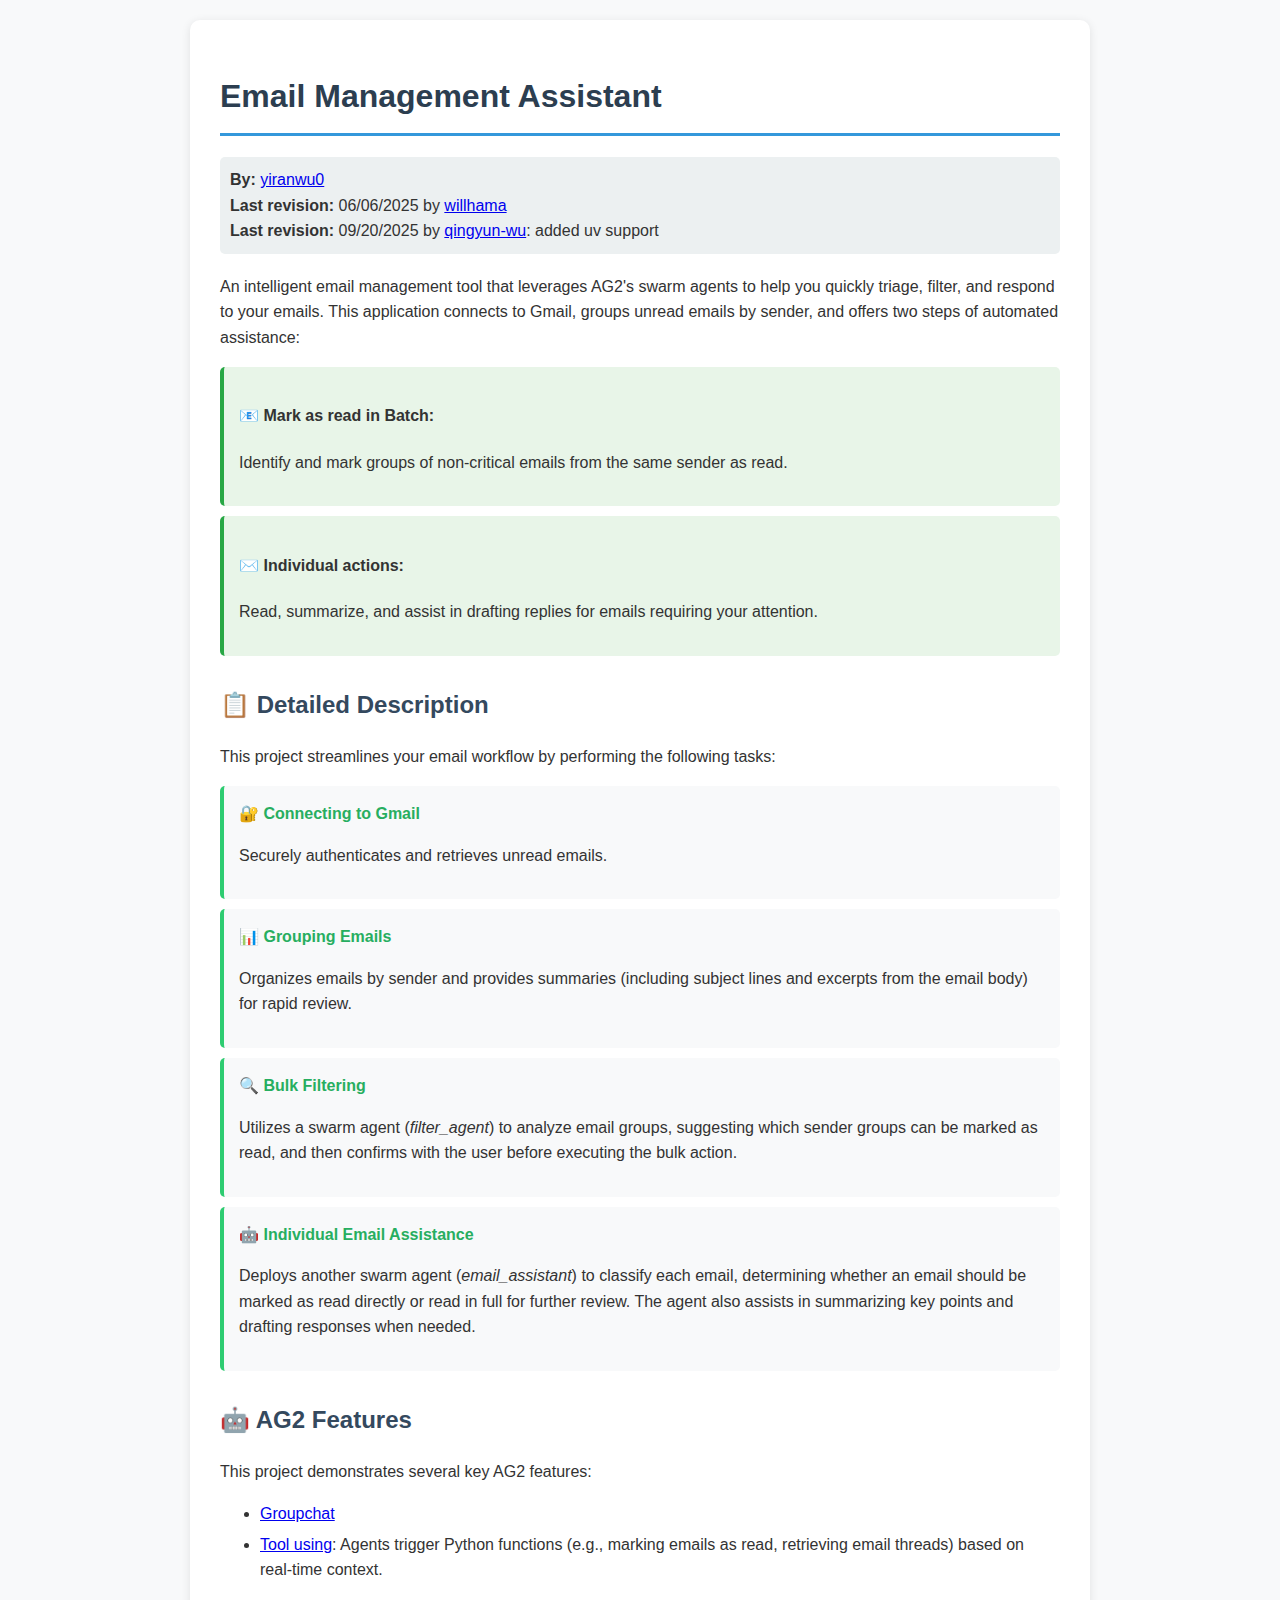
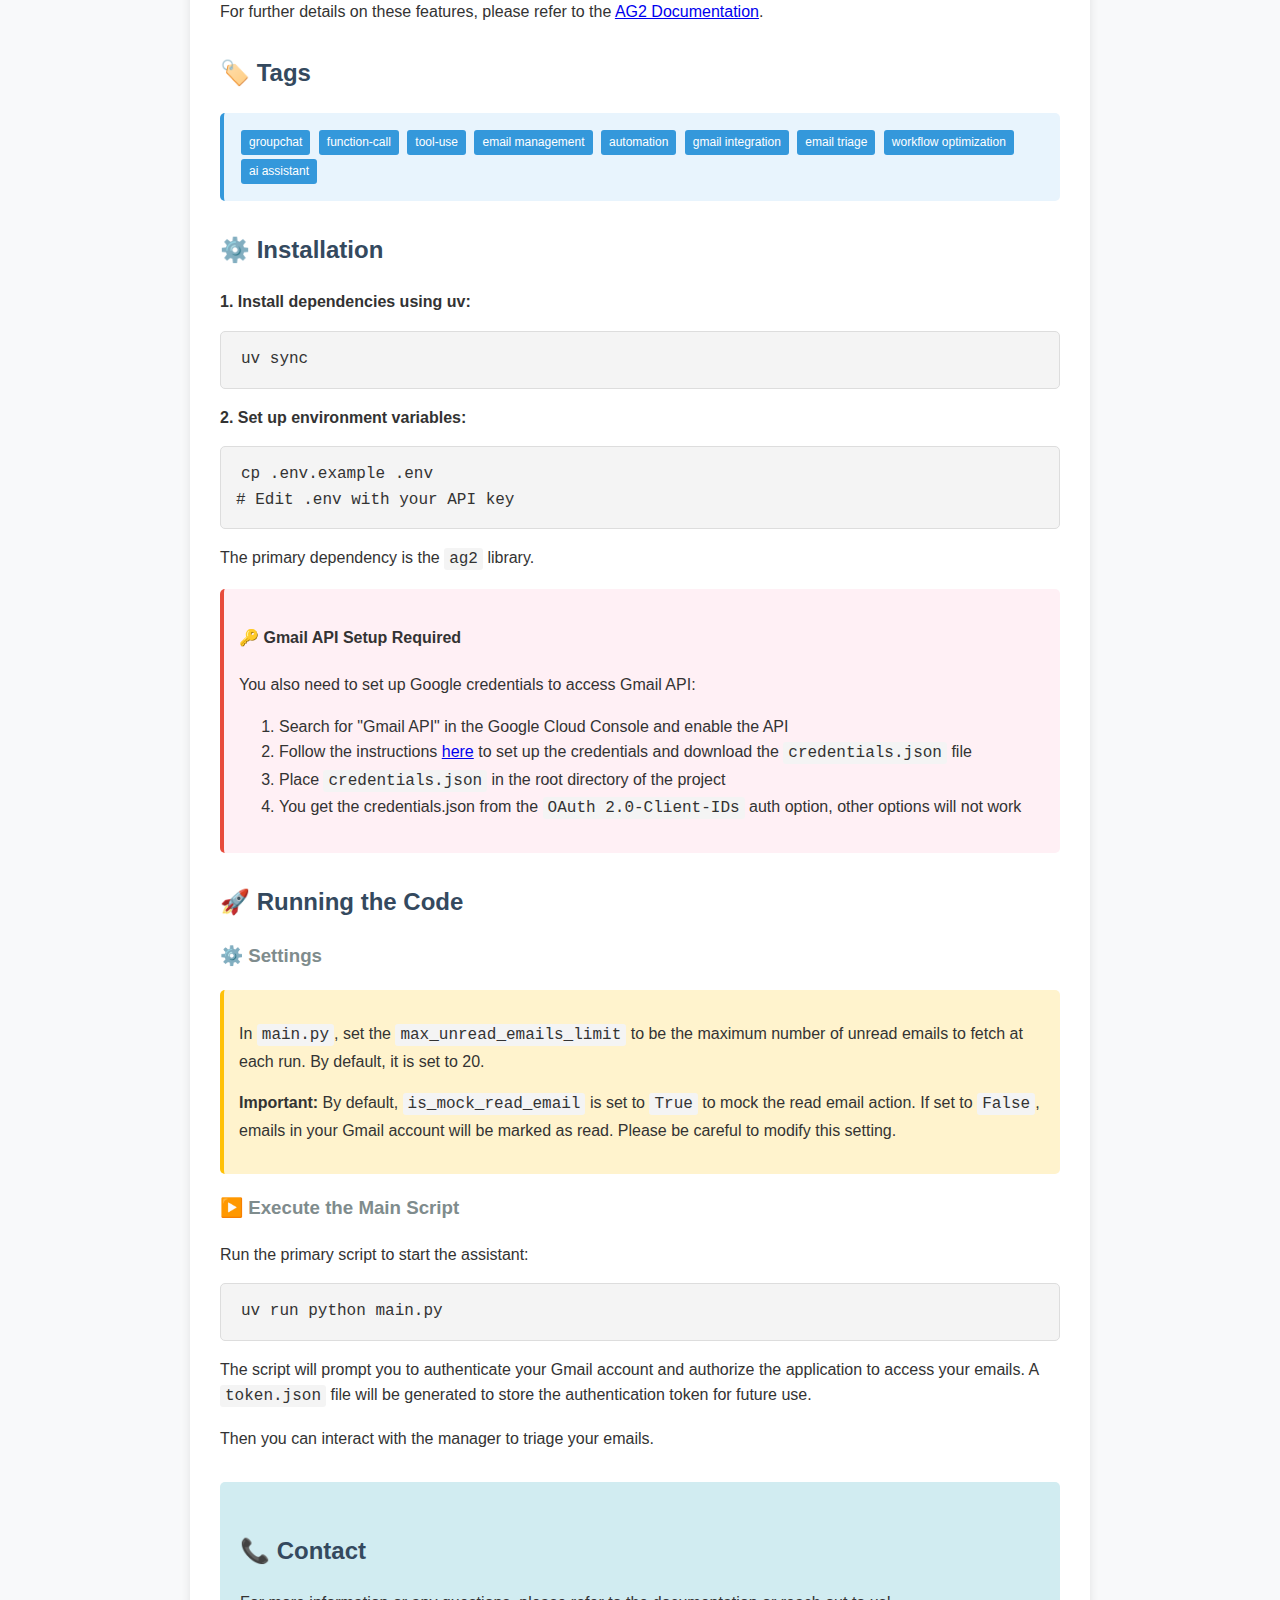
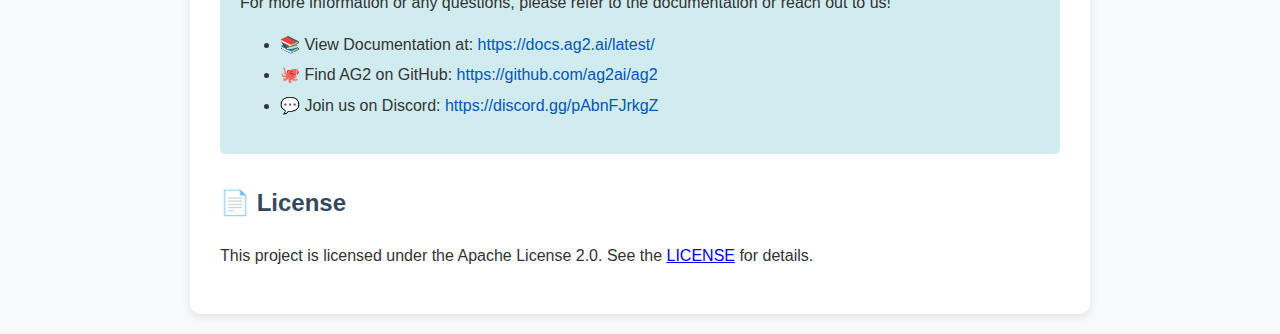
<file: email-management/README.html>
<!DOCTYPE html>
<html lang="en">
<head>
    <meta charset="UTF-8">
    <meta name="viewport" content="width=device-width, initial-scale=1.0">
    <title>Email Management Assistant</title>
    <style>
        body {
            font-family: 'Segoe UI', Tahoma, Geneva, Verdana, sans-serif;
            line-height: 1.6;
            color: #333;
            max-width: 900px;
            margin: 0 auto;
            padding: 20px;
            background-color: #f8f9fa;
        }
        .container {
            background: white;
            padding: 30px;
            border-radius: 10px;
            box-shadow: 0 2px 10px rgba(0,0,0,0.1);
        }
        h1 {
            color: #2c3e50;
            border-bottom: 3px solid #3498db;
            padding-bottom: 10px;
        }
        h2 {
            color: #34495e;
            margin-top: 30px;
        }
        h3 {
            color: #7f8c8d;
        }
        .author {
            background: #ecf0f1;
            padding: 10px;
            border-radius: 5px;
            margin: 20px 0;
        }
        .tags {
            background: #e8f4fd;
            padding: 15px;
            border-radius: 5px;
            border-left: 4px solid #3498db;
        }
        .tag {
            display: inline-block;
            background: #3498db;
            color: white;
            padding: 3px 8px;
            margin: 2px;
            border-radius: 3px;
            font-size: 12px;
        }
        .feature {
            background: #f8f9fa;
            padding: 15px;
            margin: 10px 0;
            border-radius: 5px;
            border-left: 4px solid #2ecc71;
        }
        .feature h4 {
            margin: 0 0 10px 0;
            color: #27ae60;
        }
        .workflow-step {
            background: #e8f5e8;
            padding: 15px;
            margin: 10px 0;
            border-radius: 5px;
            border-left: 4px solid #28a745;
        }
        code {
            background: #f4f4f4;
            padding: 2px 5px;
            border-radius: 3px;
            font-family: 'Courier New', monospace;
        }
        pre {
            background: #f4f4f4;
            color: #333;
            padding: 15px;
            border-radius: 5px;
            overflow-x: auto;
            border: 1px solid #ddd;
        }
        .warning {
            background: #fff3cd;
            padding: 15px;
            border-radius: 5px;
            border-left: 4px solid #ffc107;
            margin: 15px 0;
        }
        .contact {
            background: #d1ecf1;
            padding: 20px;
            border-radius: 5px;
            margin-top: 30px;
        }
        .contact a {
            color: #0056b3;
            text-decoration: none;
        }
        .contact a:hover {
            text-decoration: underline;
        }
        ul li {
            margin: 5px 0;
        }
        .setup-note {
            background: #fff0f5;
            padding: 15px;
            border-radius: 5px;
            border-left: 4px solid #e74c3c;
            margin: 15px 0;
        }
    </style>
</head>
<body>
    <div class="container">
        <h1>Email Management Assistant</h1>

        <div class="author">
            <strong>By:</strong> <a href="https://github.com/yiranwu0">yiranwu0</a><br>
            <strong>Last revision:</strong> 06/06/2025 by <a href="https://github.com/willhama">willhama</a><br>
            <strong>Last revision:</strong> 09/20/2025 by <a href="https://github.com/qingyun-wu">qingyun-wu</a>: added uv support
        </div>

        <p>An intelligent email management tool that leverages AG2's swarm agents to help you quickly triage, filter, and respond to your emails. This application connects to Gmail, groups unread emails by sender, and offers two steps of automated assistance:</p>

        <div class="workflow-step">
            <h4>📧 Mark as read in Batch:</h4>
            <p>Identify and mark groups of non-critical emails from the same sender as read.</p>
        </div>

        <div class="workflow-step">
            <h4>✉️ Individual actions:</h4>
            <p>Read, summarize, and assist in drafting replies for emails requiring your attention.</p>
        </div>

        <h2>📋 Detailed Description</h2>

        <p>This project streamlines your email workflow by performing the following tasks:</p>

        <div class="feature">
            <h4>🔐 Connecting to Gmail</h4>
            <p>Securely authenticates and retrieves unread emails.</p>
        </div>

        <div class="feature">
            <h4>📊 Grouping Emails</h4>
            <p>Organizes emails by sender and provides summaries (including subject lines and excerpts from the email body) for rapid review.</p>
        </div>

        <div class="feature">
            <h4>🔍 Bulk Filtering</h4>
            <p>Utilizes a swarm agent (<em>filter_agent</em>) to analyze email groups, suggesting which sender groups can be marked as read, and then confirms with the user before executing the bulk action.</p>
        </div>

        <div class="feature">
            <h4>🤖 Individual Email Assistance</h4>
            <p>Deploys another swarm agent (<em>email_assistant</em>) to classify each email, determining whether an email should be marked as read directly or read in full for further review. The agent also assists in summarizing key points and drafting responses when needed.</p>
        </div>

        <h2>🤖 AG2 Features</h2>
        <p>This project demonstrates several key AG2 features:</p>
        <ul>
            <li><a href="https://docs.ag2.ai/latest/docs/user-guide/advanced-concepts/orchestration/group-chat/introduction/#purpose-and-benefits">Groupchat</a></li>
            <li><a href="https://docs.ag2.ai/docs/user-guide/basic-concepts/tools">Tool using</a>: Agents trigger Python functions (e.g., marking emails as read, retrieving email threads) based on real-time context.</li>
        </ul>

        <p>For further details on these features, please refer to the <a href="https://docs.ag2.ai/docs/Home">AG2 Documentation</a>.</p>

        <h2>🏷️ Tags</h2>
        <div class="tags">
            <span class="tag">groupchat</span>
            <span class="tag">function-call</span>
            <span class="tag">tool-use</span>
            <span class="tag">email management</span>
            <span class="tag">automation</span>
            <span class="tag">gmail integration</span>
            <span class="tag">email triage</span>
            <span class="tag">workflow optimization</span>
            <span class="tag">ai assistant</span>
        </div>

        <h2>⚙️ Installation</h2>

        <p><strong>1. Install dependencies using uv:</strong></p>
        <pre><code>uv sync</code></pre>

        <p><strong>2. Set up environment variables:</strong></p>
        <pre><code>cp .env.example .env
# Edit .env with your API key</code></pre>

        <p>The primary dependency is the <code>ag2</code> library.</p>

        <div class="setup-note">
            <h4>🔑 Gmail API Setup Required</h4>
            <p>You also need to set up Google credentials to access Gmail API:</p>
            <ol>
                <li>Search for "Gmail API" in the Google Cloud Console and enable the API</li>
                <li>Follow the instructions <a href="https://developers.google.com/workspace/guides/create-credentials">here</a> to set up the credentials and download the <code>credentials.json</code> file</li>
                <li>Place <code>credentials.json</code> in the root directory of the project</li>
                <li>You get the credentials.json from the <code>OAuth 2.0-Client-IDs</code> auth option, other options will not work</li>
            </ol>
        </div>

        <h2>🚀 Running the Code</h2>

        <h3>⚙️ Settings</h3>
        <div class="warning">
            <p>In <code>main.py</code>, set the <code>max_unread_emails_limit</code> to be the maximum number of unread emails to fetch at each run. By default, it is set to 20.</p>
            <p><strong>Important:</strong> By default, <code>is_mock_read_email</code> is set to <code>True</code> to mock the read email action. If set to <code>False</code>, emails in your Gmail account will be marked as read. Please be careful to modify this setting.</p>
        </div>

        <h3>▶️ Execute the Main Script</h3>
        <p>Run the primary script to start the assistant:</p>
        <pre><code>uv run python main.py</code></pre>

        <p>The script will prompt you to authenticate your Gmail account and authorize the application to access your emails. A <code>token.json</code> file will be generated to store the authentication token for future use.</p>
        <p>Then you can interact with the manager to triage your emails.</p>

        <div class="contact">
            <h2>📞 Contact</h2>
            <p>For more information or any questions, please refer to the documentation or reach out to us!</p>
            <ul>
                <li>📚 View Documentation at: <a href="https://docs.ag2.ai/latest/">https://docs.ag2.ai/latest/</a></li>
                <li>🐙 Find AG2 on GitHub: <a href="https://github.com/ag2ai/ag2">https://github.com/ag2ai/ag2</a></li>
                <li>💬 Join us on Discord: <a href="https://discord.gg/pAbnFJrkgZ">https://discord.gg/pAbnFJrkgZ</a></li>
            </ul>
        </div>

        <h2>📄 License</h2>
        <p>This project is licensed under the Apache License 2.0. See the <a href="../LICENSE">LICENSE</a> for details.</p>
    </div>
</body>
</html>
</file>
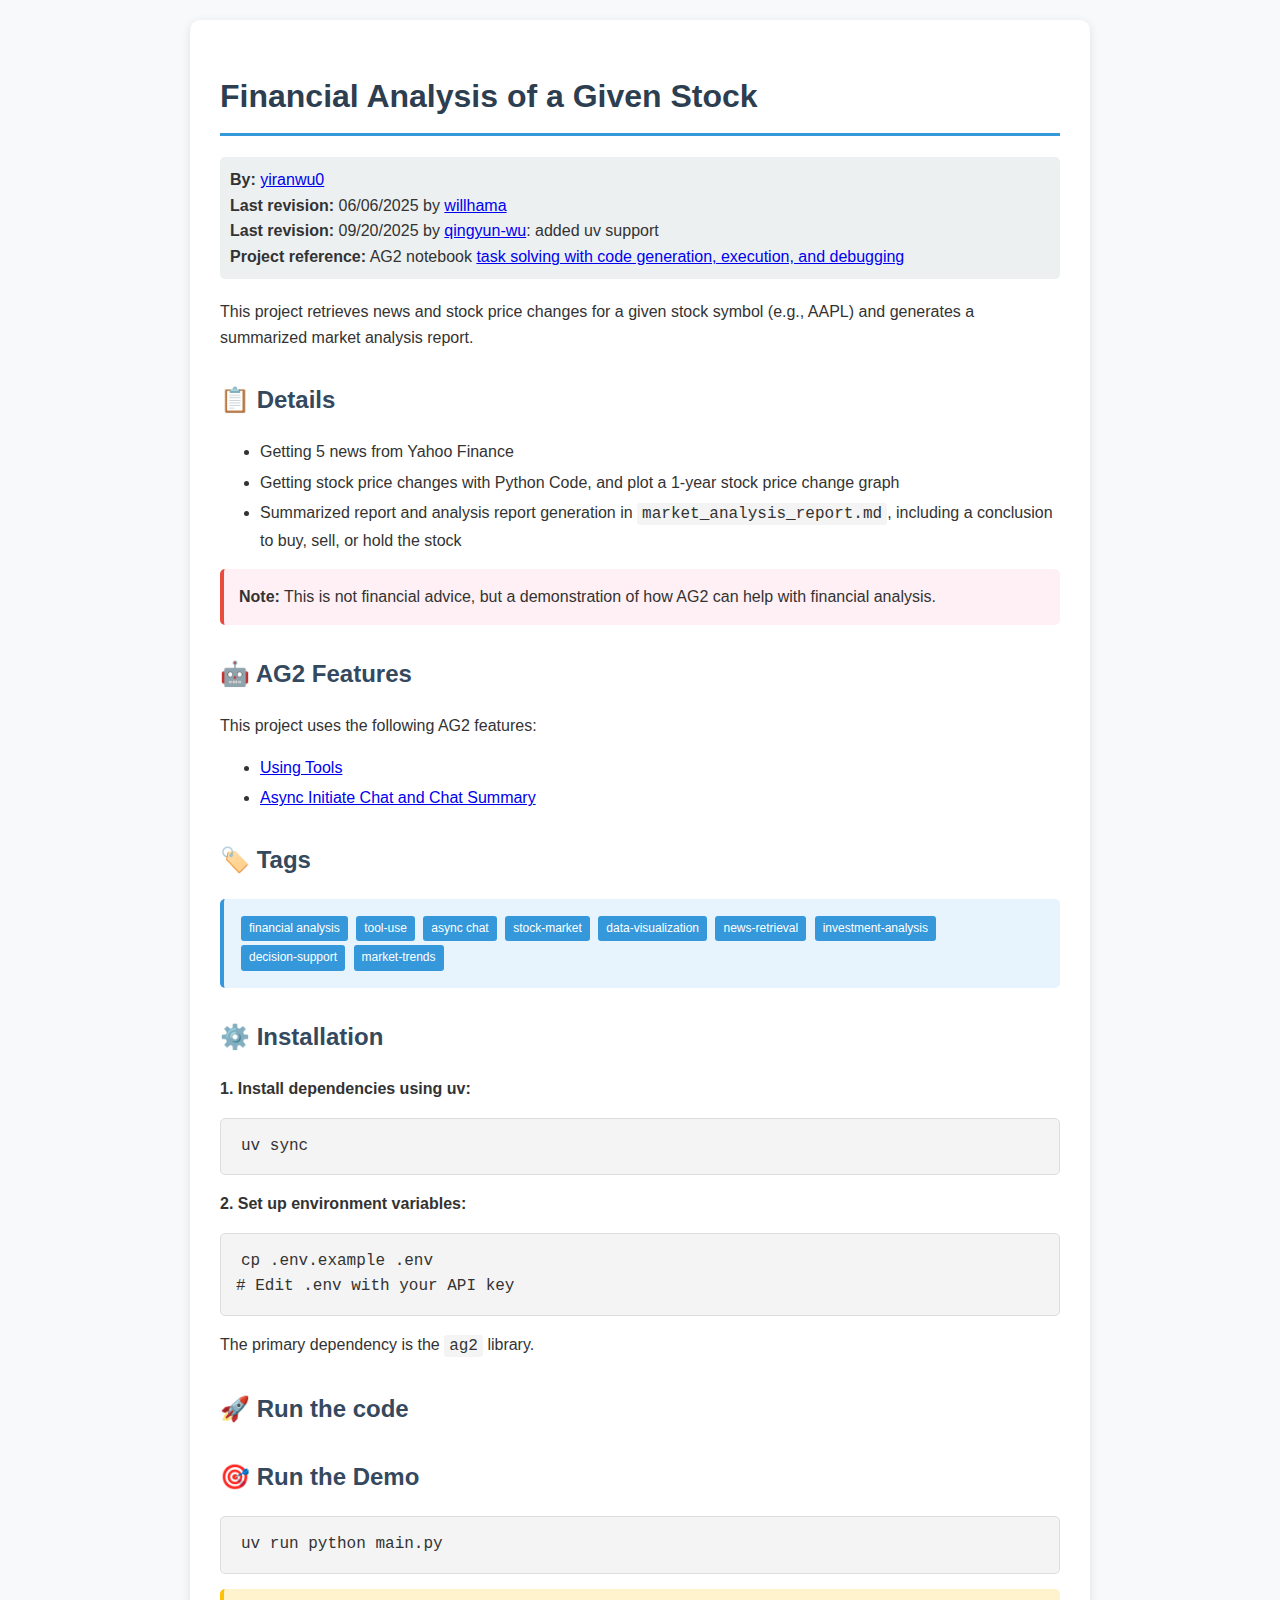
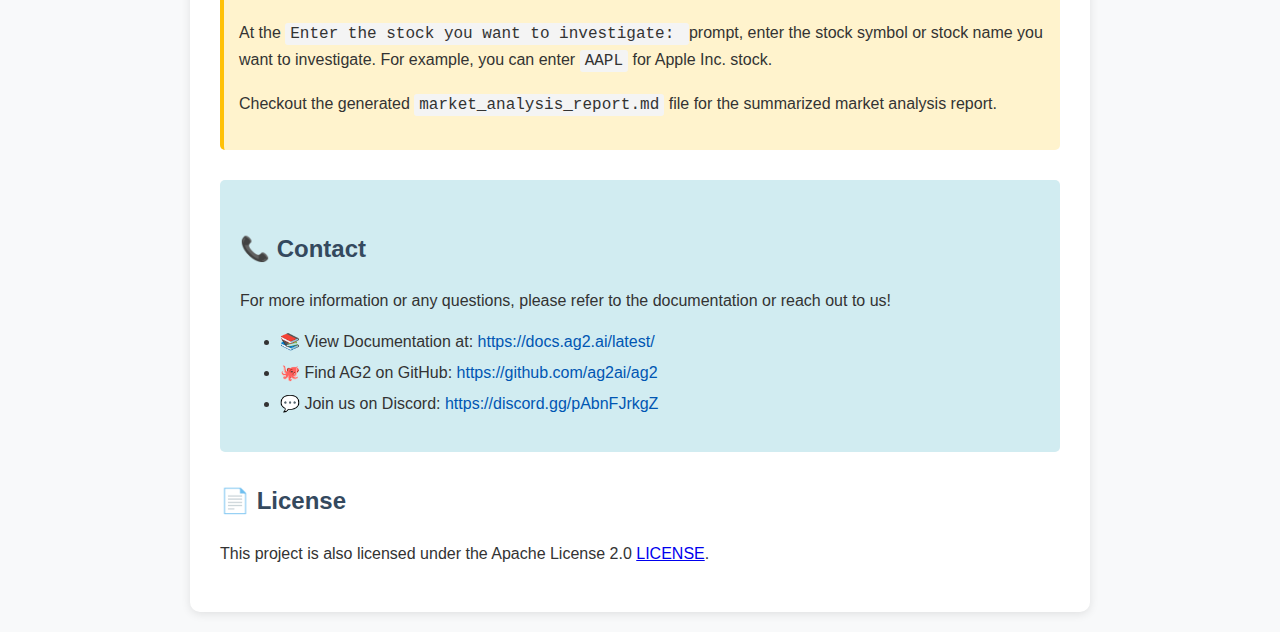
<file: financial-analysis/README.html>
<!DOCTYPE html>
<html lang="en">
<head>
    <meta charset="UTF-8">
    <meta name="viewport" content="width=device-width, initial-scale=1.0">
    <title>Financial Analysis of a Given Stock</title>
    <style>
        body {
            font-family: 'Segoe UI', Tahoma, Geneva, Verdana, sans-serif;
            line-height: 1.6;
            color: #333;
            max-width: 900px;
            margin: 0 auto;
            padding: 20px;
            background-color: #f8f9fa;
        }
        .container {
            background: white;
            padding: 30px;
            border-radius: 10px;
            box-shadow: 0 2px 10px rgba(0,0,0,0.1);
        }
        h1 {
            color: #2c3e50;
            border-bottom: 3px solid #3498db;
            padding-bottom: 10px;
        }
        h2 {
            color: #34495e;
            margin-top: 30px;
        }
        h3 {
            color: #7f8c8d;
        }
        .author {
            background: #ecf0f1;
            padding: 10px;
            border-radius: 5px;
            margin: 20px 0;
        }
        .tags {
            background: #e8f4fd;
            padding: 15px;
            border-radius: 5px;
            border-left: 4px solid #3498db;
        }
        .tag {
            display: inline-block;
            background: #3498db;
            color: white;
            padding: 3px 8px;
            margin: 2px;
            border-radius: 3px;
            font-size: 12px;
        }
        .feature {
            background: #f8f9fa;
            padding: 15px;
            margin: 10px 0;
            border-radius: 5px;
            border-left: 4px solid #2ecc71;
        }
        code {
            background: #f4f4f4;
            padding: 2px 5px;
            border-radius: 3px;
            font-family: 'Courier New', monospace;
        }
        pre {
            background: #f4f4f4;
            color: #333;
            padding: 15px;
            border-radius: 5px;
            overflow-x: auto;
            border: 1px solid #ddd;
        }
        .example {
            background: #fff3cd;
            padding: 15px;
            border-radius: 5px;
            border-left: 4px solid #ffc107;
            margin: 15px 0;
        }
        .contact {
            background: #d1ecf1;
            padding: 20px;
            border-radius: 5px;
            margin-top: 30px;
        }
        .contact a {
            color: #0056b3;
            text-decoration: none;
        }
        .contact a:hover {
            text-decoration: underline;
        }
        ul li {
            margin: 5px 0;
        }
        .note {
            background: #fff0f5;
            padding: 15px;
            border-radius: 5px;
            border-left: 4px solid #e74c3c;
            margin: 15px 0;
        }
    </style>
</head>
<body>
    <div class="container">
        <h1>Financial Analysis of a Given Stock</h1>

        <div class="author">
            <strong>By:</strong> <a href="https://github.com/yiranwu0">yiranwu0</a><br>
            <strong>Last revision:</strong> 06/06/2025 by <a href="https://github.com/willhama">willhama</a><br>
            <strong>Last revision:</strong> 09/20/2025 by <a href="https://github.com/qingyun-wu">qingyun-wu</a>: added uv support<br>
            <strong>Project reference:</strong> AG2 notebook <a href="https://docs.ag2.ai/notebooks/agentchat_auto_feedback_from_code_execution#a-comparative-analysis-of-meta-and-tesla-stocks-in-early-2024">task solving with code generation, execution, and debugging</a>
        </div>

        <p>This project retrieves news and stock price changes for a given stock symbol (e.g., AAPL) and generates a summarized market analysis report.</p>

        <h2>📋 Details</h2>
        <ul>
            <li>Getting 5 news from Yahoo Finance</li>
            <li>Getting stock price changes with Python Code, and plot a 1-year stock price change graph</li>
            <li>Summarized report and analysis report generation in <code>market_analysis_report.md</code>, including a conclusion to buy, sell, or hold the stock</li>
        </ul>

        <div class="note">
            <strong>Note:</strong> This is not financial advice, but a demonstration of how AG2 can help with financial analysis.
        </div>

        <h2>🤖 AG2 Features</h2>
        <p>This project uses the following AG2 features:</p>
        <ul>
            <li><a href="https://docs.ag2.ai/docs/user-guide/basic-concepts/tools">Using Tools</a></li>
            <li><a href="https://docs.ag2.ai/docs/api-reference/autogen/ConversableAgent#a-initiate-chat">Async Initiate Chat and Chat Summary</a></li>
        </ul>

        <h2>🏷️ Tags</h2>
        <div class="tags">
            <span class="tag">financial analysis</span>
            <span class="tag">tool-use</span>
            <span class="tag">async chat</span>
            <span class="tag">stock-market</span>
            <span class="tag">data-visualization</span>
            <span class="tag">news-retrieval</span>
            <span class="tag">investment-analysis</span>
            <span class="tag">decision-support</span>
            <span class="tag">market-trends</span>
        </div>

        <h2>⚙️ Installation</h2>

        <p><strong>1. Install dependencies using uv:</strong></p>
        <pre><code>uv sync</code></pre>

        <p><strong>2. Set up environment variables:</strong></p>
        <pre><code>cp .env.example .env
# Edit .env with your API key</code></pre>

        <p>The primary dependency is the <code>ag2</code> library.</p>

        <h2>🚀 Run the code</h2>

        <h2>🎯 Run the Demo</h2>
        <pre><code>uv run python main.py</code></pre>

        <div class="example">
            <p>At the <code>Enter the stock you want to investigate: </code> prompt, enter the stock symbol or stock name you want to investigate. For example, you can enter <code>AAPL</code> for Apple Inc. stock.</p>
            <p>Checkout the generated <code>market_analysis_report.md</code> file for the summarized market analysis report.</p>
        </div>

        <div class="contact">
            <h2>📞 Contact</h2>
            <p>For more information or any questions, please refer to the documentation or reach out to us!</p>
            <ul>
                <li>📚 View Documentation at: <a href="https://docs.ag2.ai/latest/">https://docs.ag2.ai/latest/</a></li>
                <li>🐙 Find AG2 on GitHub: <a href="https://github.com/ag2ai/ag2">https://github.com/ag2ai/ag2</a></li>
                <li>💬 Join us on Discord: <a href="https://discord.gg/pAbnFJrkgZ">https://discord.gg/pAbnFJrkgZ</a></li>
            </ul>
        </div>

        <h2>📄 License</h2>
        <p>This project is also licensed under the Apache License 2.0 <a href="../LICENSE">LICENSE</a>.</p>
    </div>
</body>
</html>
</file>
